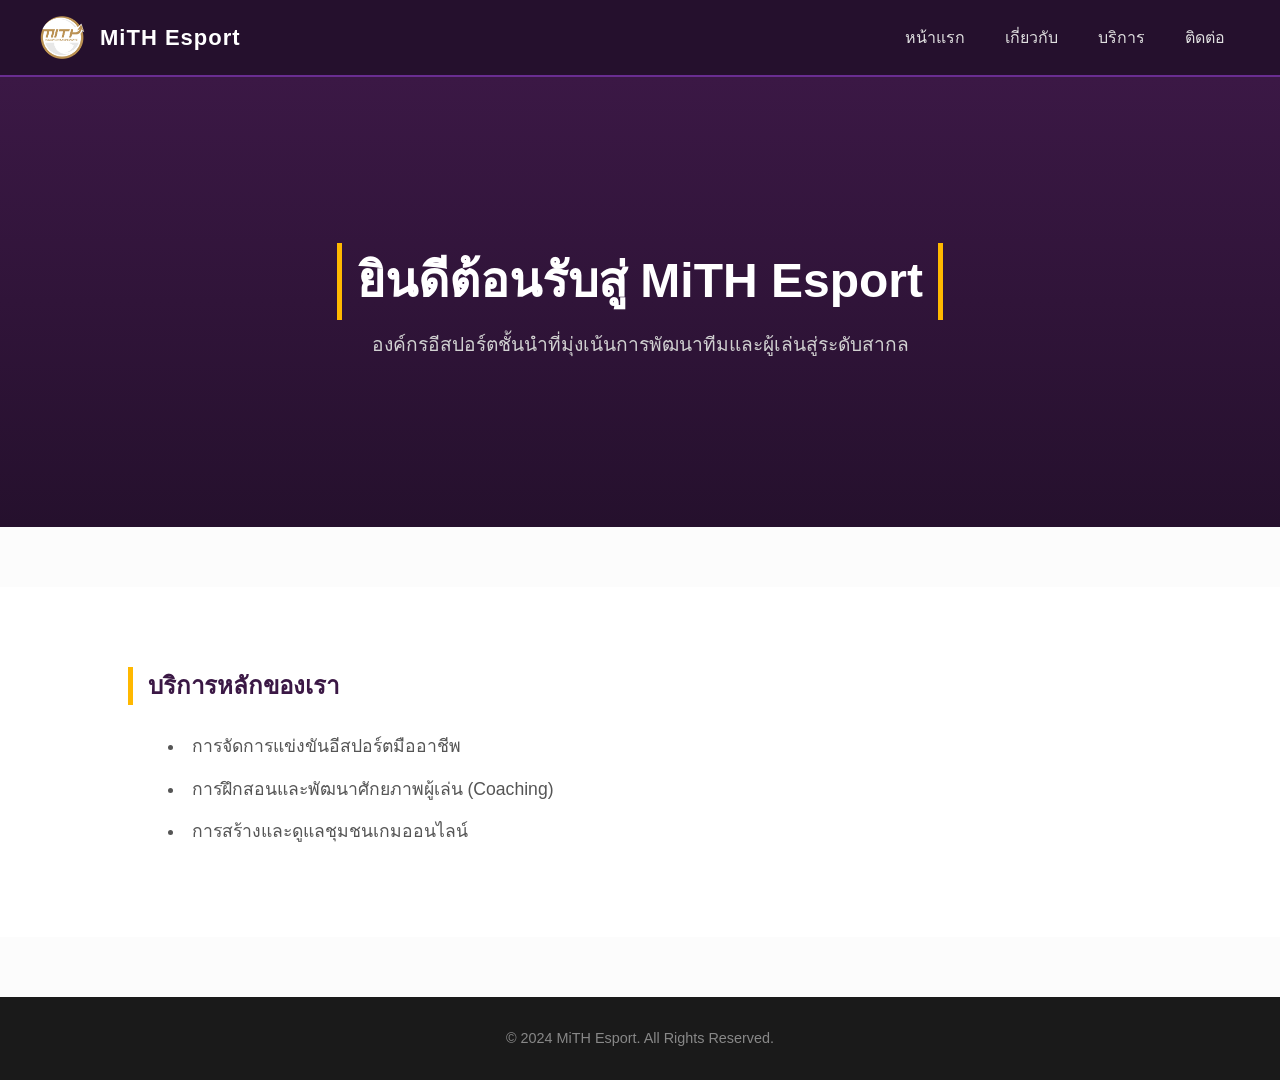
<file: index.html>
<!DOCTYPE html>
<html lang="th">
  <head>
    <meta charset="UTF-8" />
    <meta name="viewport" content="width=device-width, initial-scale=1.0" />
    <link rel="stylesheet" href="css/styles.css" />
    <title>MiTH Esport - Official Website</title>
  </head>
  <body>
    <header id="header">
      <div class="header-brand">
        <img
          src="images/MiTH_e-Sportslogo_square.png"
          class="logo"
          alt="MiTH Logo"
        />
        <h1>MiTH Esport</h1>
      </div>
      <nav>
        <ul>
          <li><a href="index.html">หน้าแรก</a></li>
          <li><a href="about.html">เกี่ยวกับ</a></li>
          <li><a href="services.html">บริการ</a></li>
          <li><a href="contact.html">ติดต่อ</a></li>
        </ul>
      </nav>
    </header>

    <main>
      <section class="hero">
        <h2>ยินดีต้อนรับสู่ MiTH Esport</h2>
        <p>องค์กรอีสปอร์ตชั้นนำที่มุ่งเน้นการพัฒนาทีมและผู้เล่นสู่ระดับสากล</p>
      </section>

      <section class="section">
        <h3>บริการหลักของเรา</h3>
        <ul>
          <li>การจัดการแข่งขันอีสปอร์ตมืออาชีพ</li>
          <li>การฝึกสอนและพัฒนาศักยภาพผู้เล่น (Coaching)</li>
          <li>การสร้างและดูแลชุมชนเกมออนไลน์</li>
        </ul>
      </section>
    </main>

    <footer>
      <p>&copy; 2024 MiTH Esport. All Rights Reserved.</p>
    </footer>
  </body>
</html>
</file>
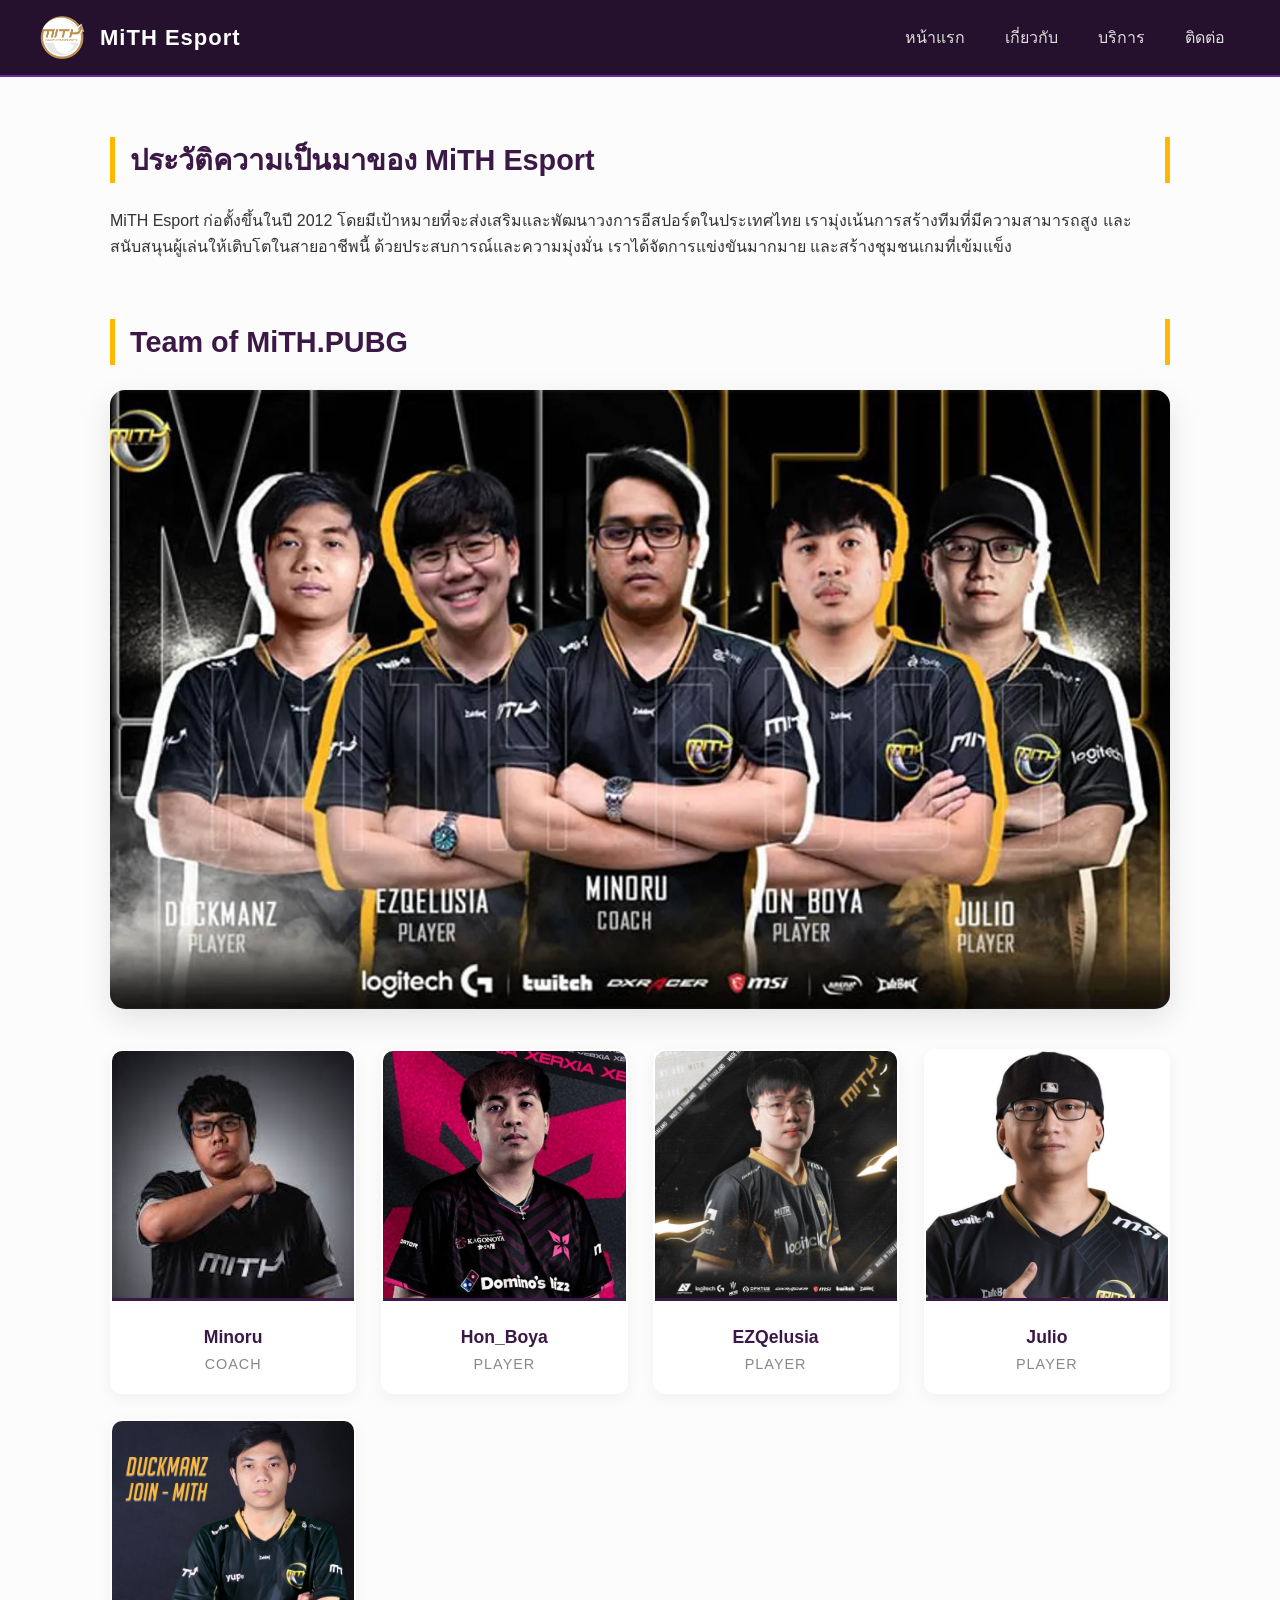
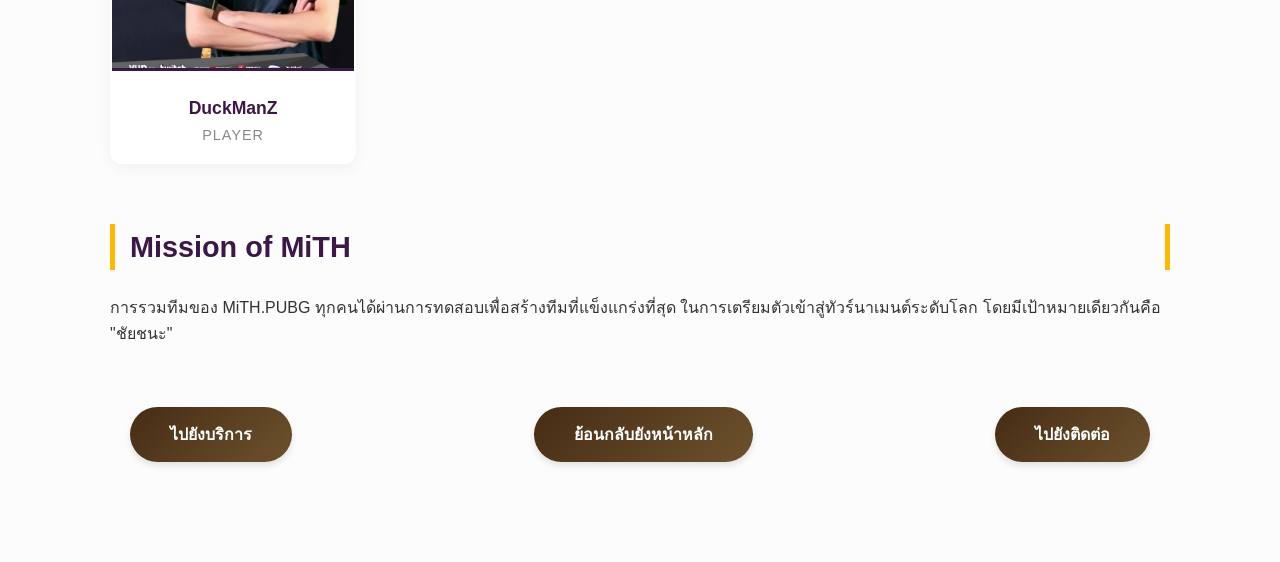
<file: about.html>
<!DOCTYPE html>
<html lang="th">
  <head>
    <meta charset="UTF-8" />
    <meta name="viewport" content="width=device-width, initial-scale=1.0" />
    <link rel="stylesheet" href="css/styles.css" />
    <title>About MiTH Esport</title>
  </head>
  <body>
    <header id="header">
      <div class="header-brand">
        <img
          src="images/MiTH_e-Sportslogo_square.png"
          class="logo"
          alt="MiTH Logo"
        />
        <h1>MiTH Esport</h1>
      </div>
      <nav>
        <ul>
          <li><a href="index.html">หน้าแรก</a></li>
          <li><a href="about.html">เกี่ยวกับ</a></li>
          <li><a href="services.html">บริการ</a></li>
          <li><a href="contact.html">ติดต่อ</a></li>
        </ul>
      </nav>
    </header>
    <main class="container">
      <section class="about-history">
        <h2><b>ประวัติความเป็นมาของ MiTH Esport</b></h2>
        <p>
          MiTH Esport ก่อตั้งขึ้นในปี 2012
          โดยมีเป้าหมายที่จะส่งเสริมและพัฒนาวงการอีสปอร์ตในประเทศไทย
          เรามุ่งเน้นการสร้างทีมที่มีความสามารถสูง
          และสนับสนุนผู้เล่นให้เติบโตในสายอาชีพนี้ ด้วยประสบการณ์และความมุ่งมั่น
          เราได้จัดการแข่งขันมากมาย และสร้างชุมชนเกมที่เข้มแข็ง
        </p>
      </section>

      <section class="team-section">
        <h2><b>Team of MiTH.PUBG</b></h2>

        <div class="main-lineup">
          <img src="images/lineupmith.png" alt="line up" />
        </div>

        <div class="player-grid">
          <figure class="player-card">
            <img src="images/images.jpg" alt="Minoru" />
            <figcaption>
              <h4>Minoru</h4>
              <span>Coach</span>
            </figcaption>
          </figure>

          <figure class="player-card">
            <img src="images/hon.jpg" alt="Hon_Boya" />
            <figcaption>
              <h4>Hon_Boya</h4>
              <span>Player</span>
            </figcaption>
          </figure>

          <figure class="player-card">
            <img src="images/Ezqelusia.jpg" alt="EZQ" />
            <figcaption>
              <h4>EZQelusia</h4>
              <span>Player</span>
            </figcaption>
          </figure>

          <figure class="player-card">
            <img src="images/julio.jpg" alt="Julio" />
            <figcaption>
              <h4>Julio</h4>
              <span>Player</span>
            </figcaption>
          </figure>

          <figure class="player-card">
            <img src="images/duckman.jpg" alt="duckman" />
            <figcaption>
              <h4>DuckManZ</h4>
              <span>Player</span>
            </figcaption>
          </figure>
        </div>
      </section>

      <section class="mission-section">
        <h2><b>Mission of MiTH</b></h2>
        <p>
          การรวมทีมของ MiTH.PUBG
          ทุกคนได้ผ่านการทดสอบเพื่อสร้างทีมที่แข็งแกร่งที่สุด
          ในการเตรียมตัวเข้าสู่ทัวร์นาเมนต์ระดับโลก โดยมีเป้าหมายเดียวกันคือ
          "ชัยชนะ"
        </p>
      </section>

      <div class="action-bar">
        <a href="services.html">
          <button class="servicebtn">ไปยังบริการ</button>
        </a>
        <a href="index.html">
          <button class="btn-back">ย้อนกลับยังหน้าหลัก</button>
        </a>
        <a href="contact.html">
          <button class="contactbtn">ไปยังติดต่อ</button>
        </a>
      </div>
    </main>
  </body>
</html>
</file>
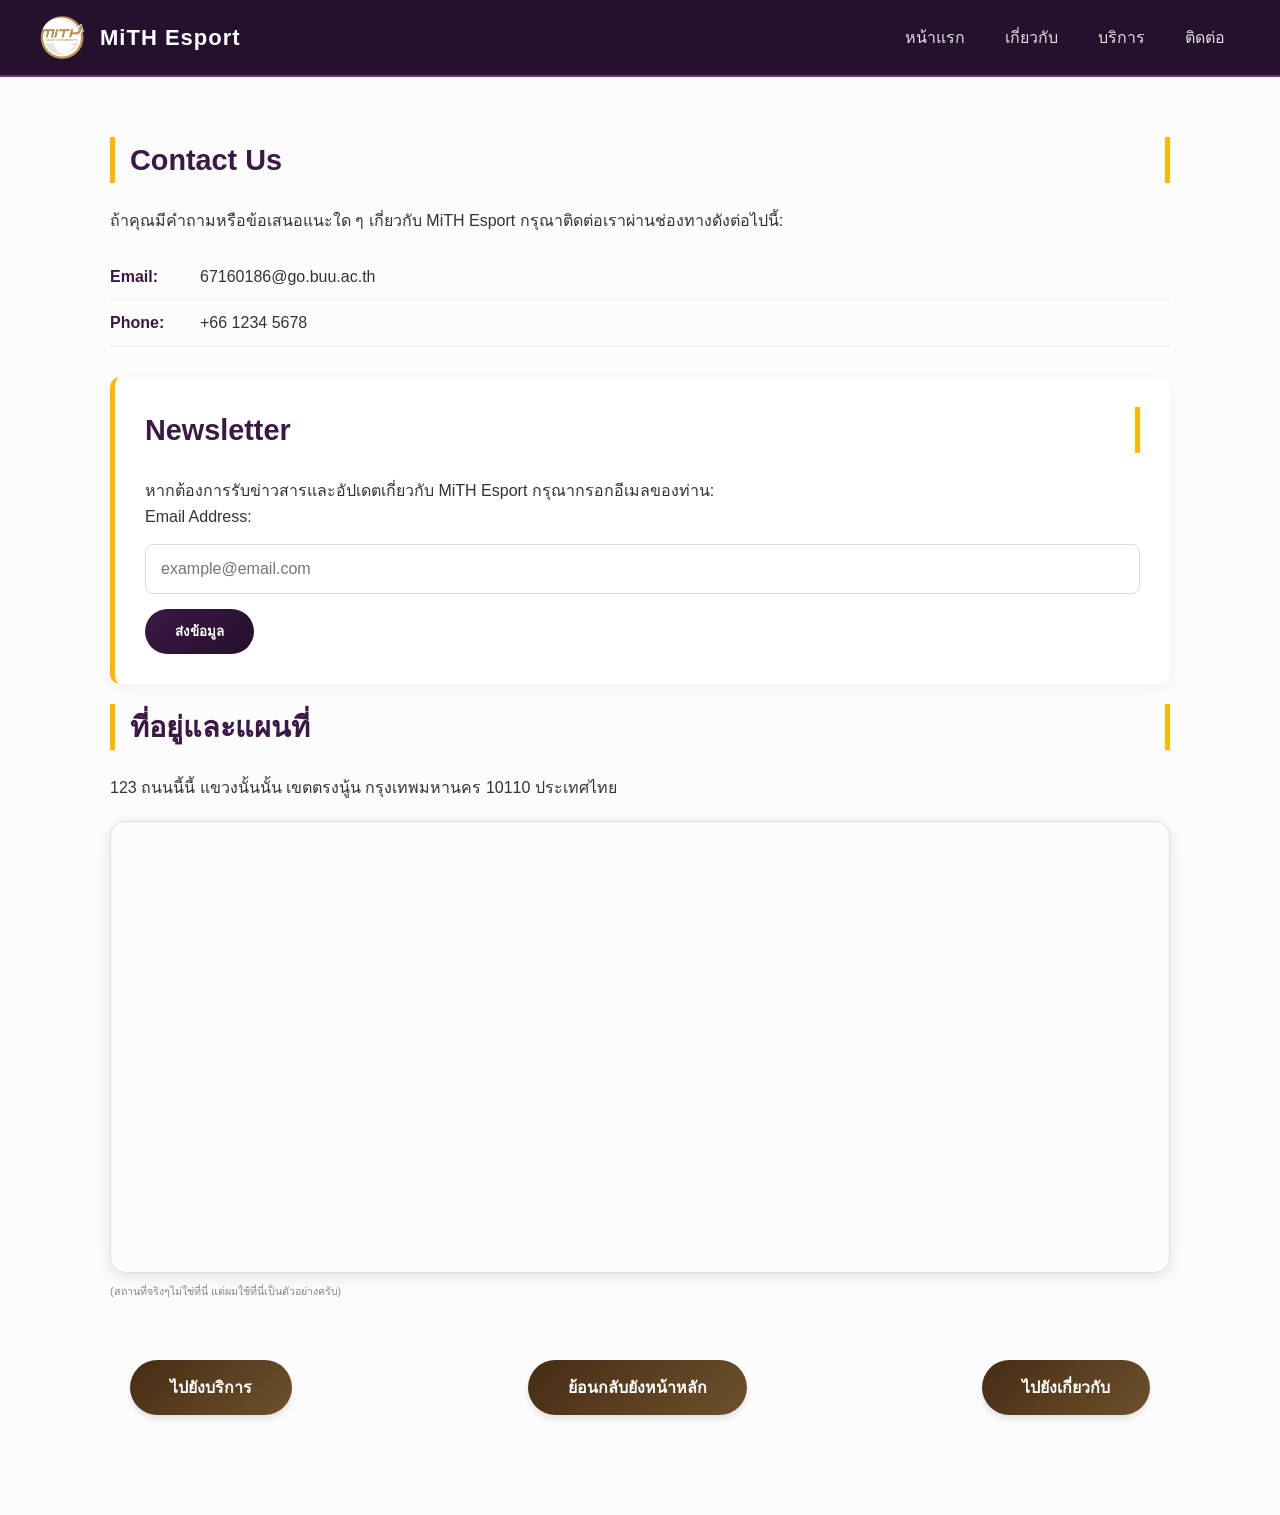
<file: contact.html>
<!DOCTYPE html>
<html lang="th">
  <head>
    <meta charset="UTF-8" />
    <meta name="viewport" content="width=device-width, initial-scale=1.0" />
    <link rel="stylesheet" href="css/styles.css" />
    <title>Contact - MiTH Esport</title>
    <style>
      /* ปรับแต่งฟอร์มให้ดูทันสมัย */
      .contact-form {
        background: #fff;
        padding: 30px;
        border-radius: 10px;
        box-shadow: 0 4px 15px rgba(0, 0, 0, 0.05);
        margin: 20px 0;
        border-left: 5px solid #ffb800;
      }

      input[type="email"] {
        width: 100%;
        padding: 12px;
        margin: 10px 0;
        border: 1px solid #ddd;
        border-radius: 5px;
        font-size: 16px;
      }

      /* ปรับแต่งปุ่มส่งให้เหมือนปุ่มอื่นๆ ในเว็บ */
      input[type="submit"] {
        background: linear-gradient(135deg, #3b1845 0%, #25102d 100%);
        color: white;
        padding: 12px 30px;
        border: none;
        border-radius: 50px;
        cursor: pointer;
        font-weight: bold;
        transition: 0.3s;
      }

      input[type="submit"]:hover {
        transform: translateY(-2px);
        box-shadow: 0 5px 15px rgba(59, 24, 69, 0.3);
      }

      /* ปรับแต่ง Map ให้เต็มความกว้างและโค้งมน */
      .map-container {
        margin-top: 20px;
        border-radius: 15px;
        overflow: hidden;
        box-shadow: 0 4px 15px rgba(0, 0, 0, 0.1);
      }

      iframe {
        width: 100%;
        display: block;
      }

      .contact-info {
        margin-bottom: 30px;
      }

      .contact-info li {
        list-style: none;
        padding: 10px 0;
        border-bottom: 1px solid #eee;
      }
    </style>
  </head>
  <body>
    <header id="header">
      <div class="header-brand">
        <img
          src="images/MiTH_e-Sportslogo_square.png"
          class="logo"
          alt="MiTH Logo"
        />
        <h1>MiTH Esport</h1>
      </div>
      <nav>
        <ul>
          <li><a href="index.html">หน้าแรก</a></li>
          <li><a href="about.html">เกี่ยวกับ</a></li>
          <li><a href="services.html">บริการ</a></li>
          <li><a href="contact.html">ติดต่อ</a></li>
        </ul>
      </nav>
    </header>

    <main class="container">
      <section class="contact-info">
        <h2><b>Contact Us</b></h2>
        <p>
          ถ้าคุณมีคำถามหรือข้อเสนอแนะใด ๆ เกี่ยวกับ MiTH Esport
          กรุณาติดต่อเราผ่านช่องทางดังต่อไปนี้:
        </p>
        <ul>
          <li><strong>Email:</strong> 67160186@go.buu.ac.th</li>
          <li><strong>Phone:</strong> +66 1234 5678</li>
        </ul>
      </section>

      <section class="contact-form">
        <h2><b>Newsletter</b></h2>
        <p>
          หากต้องการรับข่าวสารและอัปเดตเกี่ยวกับ MiTH Esport
          กรุณากรอกอีเมลของท่าน:
        </p>
        <form action="contact" method="post">
          <label for="email">Email Address:</label>
          <input
            type="email"
            id="email"
            name="email"
            placeholder="example@email.com"
            required
          />
          <input type="submit" value="ส่งข้อมูล" />
        </form>
      </section>

      <section>
        <h2><b>ที่อยู่และแผนที่</b></h2>
        <p>
          123 ถนนนี้นี้ แขวงนั้นนั้น เขตตรงนู้น กรุงเทพมหานคร 10110 ประเทศไทย
        </p>
        <div class="map-container">
          <iframe
            src="https://www.google.com/maps/embed?pb=!1m18!1m12!1m3!1d3875.550186419747!2d100.5284507!3d13.7456107!2m3!1f0!2f0!3f0!3m2!1i1024!2i768!4f13.1!3m3!1m2!1s0x0%3A0x0!2zMTPCsDQ0JzQ0LjIiTiAxMDDCsDMxJzQyLjQiRQ!5e0!3m2!1sth!2sth!4v1620000000000!5m2!1sth!2sth"
            width="100%"
            height="450"
            style="border: 0"
            allowfullscreen=""
            loading="lazy"
          ></iframe>
        </div>
        <h6 style="margin-top: 10px; color: #888">
          (สถานที่จริงๆไม่ใช่ที่นี่ แต่ผมใช้ที่นี่เป็นตัวอย่างครับ)
        </h6>
      </section>

      <div class="action-bar">
        <a href="services.html">
          <button class="servicebtn">ไปยังบริการ</button>
        </a>
        <a href="index.html">
          <button class="btn-back">ย้อนกลับยังหน้าหลัก</button>
        </a>
        <a href="about.html">
          <button class="aboutbtn">ไปยังเกี่ยวกับ</button>
        </a>
      </div>
    </main>
  </body>
</html>
</file>
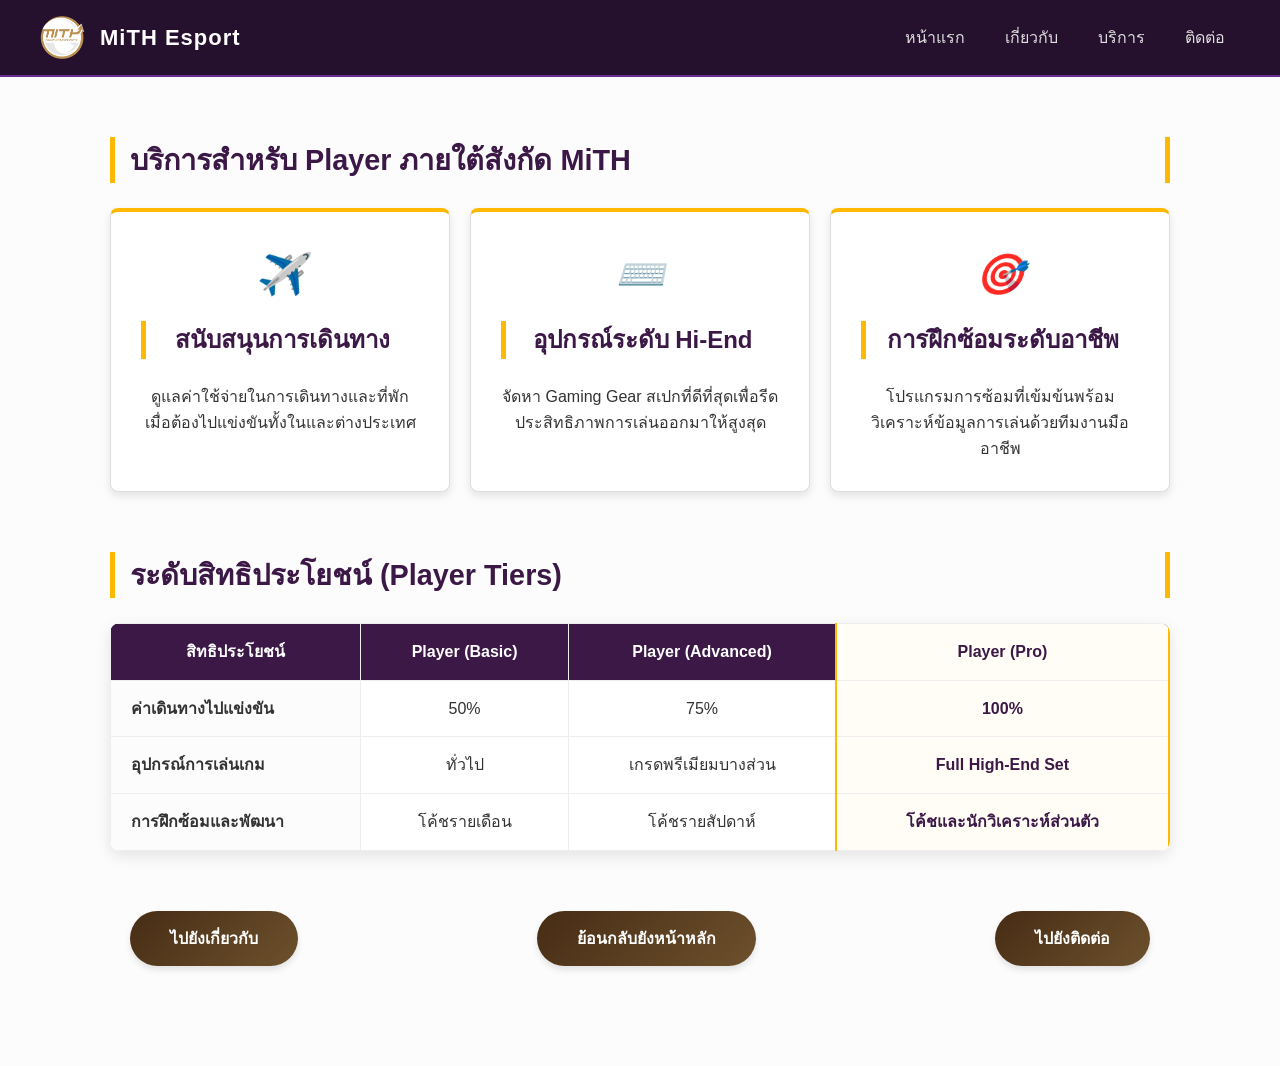
<file: services.html>
<!DOCTYPE html>
<html lang="th">
  <head>
    <meta charset="UTF-8" />
    <meta name="viewport" content="width=device-width, initial-scale=1.0" />
    <link rel="stylesheet" href="css/styles.css" />
    <style>
      /* ล็อคสีพื้นหลังและสีตัวอักษรของหัวตารางไม่ให้เปลี่ยนตามการ Hover */
      .benefits-table thead th {
        background-color: #3b1845 !important; /* สีม่วงเข้มตลอดเวลา */
        color: white !important; /* ตัวหนังสือสีขาวตลอดเวลา */
      }
    </style>
    <title>Service of MiTH</title>
  </head>
  <body>
    <header id="header">
      <div class="header-brand">
        <img
          src="images/MiTH_e-Sportslogo_square.png"
          class="logo"
          alt="MiTH Logo"
        />
        <h1>MiTH Esport</h1>
      </div>
      <nav>
        <ul>
          <li><a href="index.html">หน้าแรก</a></li>
          <li><a href="about.html">เกี่ยวกับ</a></li>
          <li><a href="services.html">บริการ</a></li>
          <li><a href="contact.html">ติดต่อ</a></li>
        </ul>
      </nav>
    </header>
    <main class="container">
      <section class="services-intro">
        <h2><b>บริการสำหรับ Player ภายใต้สังกัด MiTH</b></h2>
        <div class="service-cards">
          <div class="card">
            <i class="icon">✈️</i>
            <h3>สนับสนุนการเดินทาง</h3>
            <p>
              ดูแลค่าใช้จ่ายในการเดินทางและที่พักเมื่อต้องไปแข่งขันทั้งในและต่างประเทศ
            </p>
          </div>
          <div class="card">
            <i class="icon">⌨️</i>
            <h3>อุปกรณ์ระดับ Hi-End</h3>
            <p>
              จัดหา Gaming Gear
              สเปกที่ดีที่สุดเพื่อรีดประสิทธิภาพการเล่นออกมาให้สูงสุด
            </p>
          </div>
          <div class="card">
            <i class="icon">🎯</i>
            <h3>การฝึกซ้อมระดับอาชีพ</h3>
            <p>
              โปรแกรมการซ้อมที่เข้มข้นพร้อมวิเคราะห์ข้อมูลการเล่นด้วยทีมงานมืออาชีพ
            </p>
          </div>
        </div>
      </section>

      <section class="benefits-table">
        <h2><b>ระดับสิทธิประโยชน์ (Player Tiers)</b></h2>
        <div class="table-wrapper">
          <table>
            <thead>
              <tr>
                <th>สิทธิประโยชน์</th>
                <th>Player (Basic)</th>
                <th>Player (Advanced)</th>
                <td class="highlight">Player (Pro)</td>
              </tr>
            </thead>
            <tbody>
              <tr>
                <td>ค่าเดินทางไปแข่งขัน</td>
                <td>50%</td>
                <td>75%</td>
                <td class="highlight">100%</td>
              </tr>
              <tr>
                <td>อุปกรณ์การเล่นเกม</td>
                <td>ทั่วไป</td>
                <td>เกรดพรีเมียมบางส่วน</td>
                <td class="highlight">Full High-End Set</td>
              </tr>
              <tr>
                <td>การฝึกซ้อมและพัฒนา</td>
                <td>โค้ชรายเดือน</td>
                <td>โค้ชรายสัปดาห์</td>
                <td class="highlight">โค้ชและนักวิเคราะห์ส่วนตัว</td>
              </tr>
            </tbody>
          </table>
        </div>
      </section>

      <div class="action-bar">
        <a href="about.html">
          <button class="aboutbtn">ไปยังเกี่ยวกับ</button>
        </a>
        <a href="index.html">
          <button class="btn-back">ย้อนกลับยังหน้าหลัก</button>
        </a>
        <a href="contact.html">
          <button class="contactbtn">ไปยังติดต่อ</button>
        </a>
      </div>
    </main>
  </body>
</html>
</file>
<file: css/styles.css>
* {
  margin: 0;
  padding: 0;
  box-sizing: border-box;
}

body {
  font-family: "Segoe UI", Tahoma, Geneva, Verdana, sans-serif;
  background-color: #fcfcfc;
  color: #333;
  line-height: 1.6;
}

#header {
  background: #25102d;
  color: white;
  padding: 15px 40px;
  display: flex;
  justify-content: space-between;
  align-items: center;
  border-bottom: 2px solid #692d91;
}

.header-brand {
  display: flex;
  align-items: center;
  gap: 15px;
}

.header-brand .logo {
  width: 45px;
  height: 45px;
}

.header-brand h1 {
  color: white;
  margin: 0;
  font-size: 22px;
  letter-spacing: 1px;
}

#header nav ul {
  list-style: none;
  display: flex;
  gap: 10px;
}

#header nav ul li a {
  color: #e0e0e0;
  text-decoration: none;
  font-weight: 500;
  padding: 8px 15px;
  border-radius: 4px;
  transition: 0.3s;
}

#header nav ul li a:hover {
  background-color: rgba(255, 255, 255, 0.1);
  color: white;
}

.hero {
  height: 50vh;
  /* ไล่เฉดสีม่วงเข้ม */
  background: linear-gradient(180deg, #3b1845 0%, #25102d 100%);
  color: white;
  display: flex;
  flex-direction: column;
  justify-content: center;
  align-items: center;
  text-align: center;
  padding: 0 20px;
}

.hero h2 {
  font-size: 3rem;
  margin-bottom: 10px;
  color: #ffffff; /* เปลี่ยนเป็นสีขาวให้ชัด */
}

.hero p {
  font-size: 1.2rem;
  color: #d1d1d1; /* สีเทาอ่อน */
  max-width: 600px;
}

/* Content Section */
.section {
  padding: 80px 10%;
  background: white;
}

.section h2 {
  color: #3b1845;
  border-left: 5px solid #ffb800;
  padding-left: 15px;
  margin-bottom: 30px;
}

.section ul {
  list-style-position: inside;
  font-size: 1.1rem;
}

.section li {
  margin-bottom: 10px;
  color: #555;
  transition: all 0.3s ease;
}

.section ul {
  font-size: 1.1rem;
  padding-left: 20px;
  list-style-type: disc; /* แสดงจุดหน้าข้อความตลอดเวลา */
}

.section li {
  margin-bottom: 10px;
  color: #555;
  padding: 2px 15px;
  transition: all 0.3s ease;

  /* สร้างเส้นขอบแบบโปร่งใสไว้ก่อน เพื่อไม่ให้ข้อความกระตุกเวลาเมาส์วาง */
  border-left: 5px solid transparent;
}

/* เมื่อเอาเมาส์วาง (Hover) */
.section ul li:hover {
  color: #3b1845;
  background-color: #f9f9f9; /* เพิ่มพื้นหลังจางๆ ให้ดูรู้ว่ากำลังชี้ */
  border-left: 5px solid #ffb800; /* แสดงแถบสีเหลืองขึ้นมา */
  transform: translateX(10px); /* ขยับไปทางขวา */
}
/* Card Styling */
.card {
  background: white;
  padding: 20px;
  border: 1px solid #ddd;
  border-radius: 8px;
  box-shadow: 0 4px 8px rgba(0, 0, 0, 0.1);
  transition: all 0.3s ease;
  cursor: pointer;
}

.card:hover {
  box-shadow: 0 8px 16px rgba(59, 24, 69, 0.2);
  transform: translateY(-5px);
  border-color: #3b1845;
}

/* Button Styling */
.btn,
button {
  display: inline-block;
  padding: 12px 24px;
  background: linear-gradient(135deg, #462c14 0%, #6d512d 100%);
  color: white;
  border: none;
  border-radius: 5px;
  cursor: pointer;
  font-size: 16px;
  font-weight: bold;
  transition: all 0.3s ease;
  box-shadow: 0 4px 6px rgba(0, 0, 0, 0.1);
}

.btn:hover,
button:hover {
  background: linear-gradient(135deg, #5a2d6d 0%, #3b1845 100%);
  box-shadow: 0 6px 12px rgba(59, 24, 69, 0.3);
  transform: translateY(-2px);
}

.btn:active,
button:active {
  transform: translateY(0);
  box-shadow: 0 2px 4px rgba(0, 0, 0, 0.2);
  background: #25102d;
}

/* Footer Styling */
footer {
  background: #1a1a1a;
  color: #888;
  text-align: center;
  padding: 30px;
  font-size: 0.9rem;
}

.container {
  max-width: 1100px;
  margin: 40px auto;
  padding: 0 20px;
}

section {
  margin-bottom: 60px;
}

/* หัวข้อ Section ให้ดูเด่นขึ้น */
h2 {
  color: #3b1845;
  border-left: 5px solid #ffb800;
  border-right: 5px solid #ffb800;
  padding-right: 15px;
  padding-left: 15px;
  margin-bottom: 25px;
  font-size: 1.8rem;
}

h3 {
  color: #3b1845;
  border-left: 5px solid #ffb800;
  padding-right: 15px;
  padding-left: 15px;
  margin-bottom: 25px;
  font-size: 1.5rem;
}

/* จัดการรูป Line-up ใหญ่ */
.main-lineup {
  width: 100%;
  margin-bottom: 40px;
  border-radius: 15px;
  overflow: hidden;
  box-shadow: 0 10px 30px rgba(0, 0, 0, 0.1);
}

.main-lineup img {
  width: 100%;
  display: block;
}

/* ระบบ Grid สำหรับรายชื่อผู้เล่น */
.player-grid {
  display: grid;
  grid-template-columns: repeat(auto-fit, minmax(200px, 1fr));
  gap: 25px;
}

.player-card {
  background: white;
  border-radius: 12px;
  overflow: hidden;
  box-shadow: 0 4px 15px rgba(0, 0, 0, 0.05);
  transition: transform 0.3s ease, border-color 0.3s ease;
  border: 2px solid transparent;
  text-align: center;
}

.player-card:hover {
  transform: translateY(-10px);
  border-color: #ffb800;
}

.player-card img {
  width: 100%;
  height: 250px;
  object-fit: cover; 
  border-bottom: 3px solid #3b1845;
}

.player-card figcaption {
  padding: 15px;
}

.player-card h4 {
  margin: 0;
  color: #3b1845;
  font-size: 1.1rem;
}

.player-card span {
  font-size: 0.9rem;
  color: #888;
  text-transform: uppercase;
  letter-spacing: 1px;
}

.action-bar {
  display: flex; /* เปิดใช้งาน Flexbox */
  justify-content: space-between; /* กระจายไอเทมให้ห่างกัน (ซ้าย กลาง ขวา) */
  align-items: center; /* จัดให้อยู่กึ่งกลางแนวตั้ง */
  margin-top: 40px;
  padding: 0 20px;
}

.btn-back {
  padding: 15px 40px;
  border-radius: 50px;
}

.servicebtn {
  padding: 15px 40px;
  border-radius: 50px;
}

.contactbtn {
  padding: 15px 40px;
  border-radius: 50px;
}

.aboutbtn {
  padding: 15px 40px;
  border-radius: 50px;
}

.service-cards {
  display: grid;
  grid-template-columns: repeat(auto-fit, minmax(280px, 1fr));
  gap: 20px;
  margin-bottom: 50px;
}

.service-cards .card {
  text-align: center;
  padding: 30px;
  border-top: 4px solid #ffb800; /* เพิ่มแถบสีทองด้านบน */
}

.service-cards .icon {
  font-size: 2.5rem;
  display: block;
  margin-bottom: 15px;
}

/* การตกแต่งตาราง */
.table-wrapper {
  overflow-x: auto; /* ให้เลื่อนซ้ายขวาได้ในมือถือ */
  margin-top: 20px;
  border-radius: 10px;
  box-shadow: 0 5px 15px rgba(0, 0, 0, 0.1);
}

table {
  width: 100%;
  border-collapse: collapse;
  background: white;
  min-width: 600px;
}

th,
td {
  padding: 15px 20px;
  border: 1px solid #eee;
  text-align: center;
}

thead {
  background-color: #3b1845;
  color: white;
}

/* Pro */
th.highlight,
td.highlight {
  background-color: #fffdf5;
  font-weight: bold;
  color: #3b1845;
  border-left: 2px solid #ffb800;
  border-right: 2px solid #ffb800;
}

tr:hover {
  background-color: #f9f9f9;
}

/* หัวข้อตารางแนวตั้ง (Column แรก) */
td:first-child {
  text-align: left;
  font-weight: bold;
  background-color: #fcfcfc;
  width: 250px;
}

main.container {
  padding-top: 20px;
  padding-bottom: 60px;
}

/* ตกแต่งกล่องฟอร์ม Newsletter */
.contact-form {
  background: white;
  padding: 40px;
  border-radius: 15px;
  box-shadow: 0 10px 30px rgba(0, 0, 0, 0.05);
  margin: 30px 0;
  border-left: 6px solid #ffb800; /* เส้นสีทองด้านข้างตามธีม */
}

.contact-form h2 {
  border-left: none; /* เอาขอบเดิมออกเพราะมีขอบกล่องแล้ว */
  padding-left: 0;
}

/* ปรับแต่งช่องกรอกอีเมล */
.contact-form input[type="email"] {
  width: 100%;
  padding: 15px;
  margin: 15px 0;
  border: 1px solid #ddd;
  border-radius: 8px;
  font-size: 16px;
  transition: 0.3s;
}

.contact-form input[type="email"]:focus {
  border-color: #3b1845;
  outline: none;
  box-shadow: 0 0 8px rgba(59, 24, 69, 0.1);
}

/* ปรับแต่งรายชื่อติดต่อ */
.contact-info ul {
  list-style: none;
  padding: 0;
  margin: 20px 0;
}

.contact-info li {
  padding: 12px 0;
  border-bottom: 1px solid #eee;
  display: flex;
  align-items: center;
  gap: 10px;
}

.contact-info li strong {
  color: #3b1845;
  min-width: 80px;
}

/* ตกแต่งส่วนแผนที่ */
.map-container {
  margin-top: 20px;
  border-radius: 15px;
  overflow: hidden;
  box-shadow: 0 8px 25px rgba(0, 0, 0, 0.1);
  border: 1px solid #ddd;
}

.map-container iframe {
  width: 100%;
  display: block;
}

/* ข้อความหมายเหตุเล็กๆ */
h6 {
  color: #999;
  font-weight: 400;
  margin-top: 10px;
}
</file>
